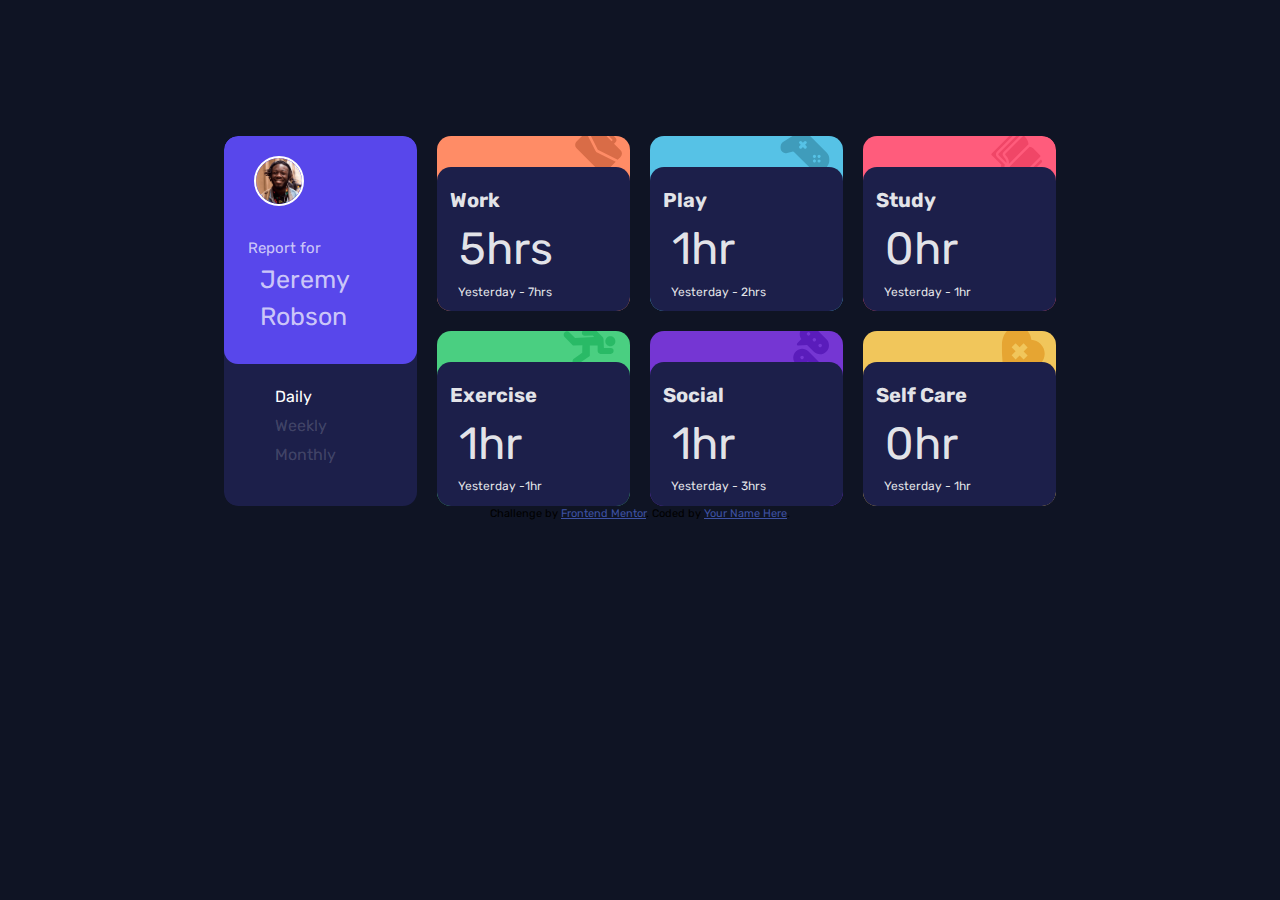
<file: time-tracking-dashboard-main/index.html>
<!DOCTYPE html>
<html lang="en">
  <head>
    <meta charset="UTF-8" />
    <meta name="viewport" content="width=device-width, initial-scale=1.0" />
    <!-- displays site properly based on user's device -->

    <link
      rel="icon"
      type="image/png"
      sizes="32x32"
      href="./images/favicon-32x32.png"
    />
    <link rel="stylesheet" type="text/css" href="style.css" />
    <title>Frontend Mentor | Time tracking dashboard</title>
    <link rel="preconnect" href="https://fonts.googleapis.com" />
    <link rel="preconnect" href="https://fonts.gstatic.com" crossorigin />
    <link
      href="https://fonts.googleapis.com/css2?family=Rubik:wght@300;400;500;600&display=swap"
      rel="stylesheet"
    />
    <script src="script.js" defer></script>
    <!-- Feel free to remove these styles or customise in your own stylesheet 👍 -->
    <style>
      .attribution {
        font-size: 11px;
        text-align: center;
      }
      .attribution a {
        color: hsl(228, 45%, 44%);
      }
    </style>
  </head>
  <body>
    <main class="dashboard">
      <section class="dashboard_profile">
        <div class="dashboard_profile_top">
          <img
            src="images\image-jeremy.png"
            alt="user-profile"
            class="dashboard_profile_img"
          />
          <div class="dashboard_profile_head1">Report for</div>
          <div class="dashboard_profile_head2">
            <span class="dashboard_profile_head2_span1"> Jeremy </span>
            <span class="dashboard_profile_head2_span2"> Robson </span>
          </div>
        </div>
        <div class="dashboard_links">
          <a
            href=""
            class="dashboard_profile_daily_link dashboard_profile_daily dashboard_profile_time active"
            data-time="daily"
            >Daily</a
          >

          <a
            href=""
            class="dashboard_profile_weekly_link dashboard_profile_weekly dashboard_profile_time"
            data-time="weekly"
            >Weekly</a
          >

          <a
            href=""
            class="dashboard_profile_monthly_link dashboard_profile_monthly dashboard_profile_time"
            data-time="monthly"
            >Monthly</a
          >
        </div>
      </section>
      <section class="dashboard_work">
        <svg
          width="79"
          height="79"
          xmlns="http://www.w3.org/2000/svg"
          class="dashboard_work_svg"
        >
          <path
            d="m18.687 10.43 15.464 30.906c.31.682.743 1.322 1.3 1.88.558.557 1.198.99 1.714 1.217L68.237 59.98 52.484 75.732a8.025 8.025 0 0 1-11.355 0L2.934 37.538a8.025 8.025 0 0 1 0-11.356L18.687 10.43Zm19.345-7.99 10.839 10.838 2.065-2.064a5.845 5.845 0 0 1 8.258 0l8.258 8.259a5.845 5.845 0 0 1 0 8.258l-2.064 2.064 10.839 10.84a8.025 8.025 0 0 1 0 11.355l-4.728 4.728L39.126 40.53a1.963 1.963 0 0 1-.578-.413 1.963 1.963 0 0 1-.413-.578L21.95 7.168l4.728-4.728a8.025 8.025 0 0 1 11.355 0Zm17.033 12.903-2.064 2.065 8.258 8.258 2.064-2.064-8.258-8.259Z"
            fill="#D96C47"
            fill-rule="nonzero"
          />
        </svg>
        <div class="dashboard_work_top top">
          <h1 class="dashboard_work_head">Work</h1>
          <div class="dashboard_work_para">5hrs</div>
          <div class="dashboard_work_sub">Yesterday - 7hrs</div>
        </div>
      </section>
      <section class="dashboard_play">
        <svg
          width="76"
          height="77"
          xmlns="http://www.w3.org/2000/svg"
          class="dashboard_play_svg"
        >
          <path
            d="m60.91 71.846 12.314-19.892c3.317-5.36 3.78-13.818-2.31-19.908l-26.36-26.36c-4.457-4.457-12.586-6.843-19.908-2.31L4.753 15.69c-5.4 3.343-6.275 10.854-1.779 15.35a7.773 7.773 0 0 0 7.346 2.035l7.783-1.945a3.947 3.947 0 0 1 3.731 1.033l22.602 22.602c.97.97 1.367 2.4 1.033 3.732l-1.945 7.782a7.775 7.775 0 0 0 2.037 7.349c4.49 4.49 12.003 3.624 15.349-1.782Zm-24.227-46.12-1.891-1.892-1.892 1.892a2.342 2.342 0 0 1-3.312-3.312l1.892-1.892-1.892-1.891a2.342 2.342 0 0 1 3.312-3.312l1.892 1.891 1.891-1.891a2.342 2.342 0 0 1 3.312 3.312l-1.891 1.891 1.891 1.892a2.342 2.342 0 0 1-3.312 3.312Zm14.19 14.19a2.343 2.343 0 1 1 3.315-3.312 2.343 2.343 0 0 1-3.314 3.312Zm0 7.096a2.343 2.343 0 0 1 3.313-3.312 2.343 2.343 0 0 1-3.312 3.312Zm7.096-7.095a2.343 2.343 0 1 1 3.312 0 2.343 2.343 0 0 1-3.312 0Zm0 7.095a2.343 2.343 0 0 1 3.312-3.312 2.343 2.343 0 0 1-3.312 3.312Z"
            fill="#3F9CBB"
            fill-rule="nonzero"
          />
        </svg>
        <div class="dashboard_play_top top">
          <h1 class="dashboard_play_head">Play</h1>
          <div class="dashboard_play_para">1hr</div>
          <div class="dashboard_play_sub">Yesterday - 2hrs</div>
        </div>
      </section>
      <section class="dashboard_study">
        <svg
          width="79"
          height="79"
          xmlns="http://www.w3.org/2000/svg"
          class="dashboard_study_svg"
        >
          <path
            d="M33.227 1.495a1.87 1.87 0 0 1 2.646 0l1.323 1.323-27.78 27.78c-2.189 2.189-2.1 5.837.088 8.026l12.132 12.132a5.624 5.624 0 0 0 1.096 6.388 5.624 5.624 0 0 0 6.389 1.097l12.132 12.132c2.188 2.188 5.837 2.276 8.025.088l27.78-27.78 1.323 1.322a1.87 1.87 0 0 1 0 2.646L46.632 78.4a1.87 1.87 0 0 1-2.645 0L29.12 63.531a5.624 5.624 0 0 1-6.389-1.097l-5.291-5.291a5.624 5.624 0 0 1-1.097-6.388L1.478 35.89a1.87 1.87 0 0 1 0-2.646ZM59.74 22.783c1.948.27 3.83 1.117 5.325 2.612l10.583 10.583a1.87 1.87 0 0 1 0 2.646L46.544 67.727a1.87 1.87 0 0 1-2.646 0L30.67 54.498a1.872 1.872 0 0 0-2.646 0ZM49.19 6.875a1.87 1.87 0 0 1 2.647 0c4.489 4.489 5.877 8.98 6.178 12.342L27.67 49.56c.349-1.527 1.181-7.463-4.938-13.582a1.87 1.87 0 0 1 0-2.646Zm-7.936-2.646a1.87 1.87 0 0 1 2.645 0l1.323 1.323-25.134 25.134a5.619 5.619 0 0 0 0 7.938c4.005 4.005 4.2 7.696 4.043 9.335L12.15 35.978a1.87 1.87 0 0 1 0-2.646Z"
            fill="#F04667"
            fill-rule="nonzero"
          />
        </svg>
        <div class="dashboard_study_top top">
          <h1 class="dashboard_study_head">Study</h1>
          <div class="dashboard_study_para">0hr</div>
          <div class="dashboard_study_sub">Yesterday - 1hr</div>
        </div>
      </section>
      <section class="dashboard_exercise">
        <svg
          width="81"
          height="55"
          xmlns="http://www.w3.org/2000/svg"
          class="dashboard_exercise_svg"
        >
          <path
            d="m33.357.579 16.447.426c.33.009.645.144.88.38l9.953 9.953a4.946 4.946 0 0 1 1.451 3.311l.514 12.87c.02.503.433.895.937.894l9.595-.05a4.438 4.438 0 0 1 4.437 4.43v.26c0 1.164-.453 2.259-1.277 3.082a4.334 4.334 0 0 1-3.083 1.277h-15.77c-2.347 0-4.393-2.045-4.393-4.393l-.001-8.405-12.05-.009.01 15.17c.001.426-.21.826-.56 1.067l-18.098 12.41c-1.363.849-2.958 1.033-4.426.537a5.147 5.147 0 0 1-1.994-1.237 5.247 5.247 0 0 1-1.193-1.85c-.875-2.293.074-4.934 2.256-6.277l12.303-8.973.252-11.28-13.556.442a1.291 1.291 0 0 1-.957-.377L2.237 11.439c-1-.999-1.55-2.38-1.513-3.792a5.124 5.124 0 0 1 1.714-3.71c2.042-1.84 5.234-1.688 7.267.345l8.576 8.576 29.444-1.635-2.133-2.133-12.263.347a4.434 4.434 0 0 1-3.294-1.28l-.016-.015a4.409 4.409 0 0 1-1.294-3.307c.08-2.347 2.16-4.255 4.632-4.256Zm33.78 11.774c3.025-3.025 7.945-3.025 10.97 0 3.024 3.025 3.024 7.944 0 10.97-3.025 3.024-7.945 3.024-10.97 0-3.024-3.026-3.025-7.945 0-10.97Z"
            fill="#29BA66"
            fill-rule="nonzero"
          />
        </svg>
        <div class="dashboard_exercise_top top">
          <h1 class="dashboard_exercise_head">Exercise</h1>
          <div class="dashboard_exercise_para">1hr</div>
          <div class="dashboard_exercise_sub">Yesterday -1hr</div>
        </div>
      </section>
      <section class="dashboard_social">
        <svg
          width="75"
          height="100"
          xmlns="http://www.w3.org/2000/svg"
          class="dashboard_social_svg"
        >
          <g fill="#5A1CBB" fill-rule="nonzero">
            <path
              d="M45.834 46.627c4.78 4.78 13.1 5.754 19.257-.403 5.2-5.199 5.198-13.657 0-18.855L47.151 9.428C42.335 4.614 34.02 3.7 27.892 9.83c-4.701 4.7-5.151 12.066-1.352 17.277l-6.265 6.265c-1.339 1.339-.317 3.644 1.585 3.533l13.474-.777 10.499 10.499Zm11.404-11.483a2.567 2.567 0 1 1-3.629 3.631 2.567 2.567 0 0 1 3.63-3.631ZM35.745 20.909a2.567 2.567 0 1 1 3.63-3.629 2.567 2.567 0 0 1-3.63 3.63Zm12.562 5.303a2.567 2.567 0 1 1-3.63 3.63 2.567 2.567 0 0 1 3.63-3.63ZM55.16 63.698 37.219 45.756c-5.198-5.197-13.658-5.197-18.857.001-6.072 6.073-5.26 14.4-.402 19.258l10.499 10.5-.777 13.473c-.11 1.886 2.186 2.931 3.533 1.584l6.265-6.265c5.212 3.8 12.577 3.349 17.277-1.352 6.06-6.059 5.274-14.386.403-19.257ZM25.813 57.24a2.567 2.567 0 1 1 3.63-3.631 2.567 2.567 0 0 1-3.63 3.63Zm8.932 8.931a2.567 2.567 0 1 1 3.63-3.629 2.567 2.567 0 0 1-3.63 3.63Zm8.932 8.933a2.567 2.567 0 1 1 3.63-3.631 2.567 2.567 0 0 1-3.63 3.63Z"
            />
          </g>
        </svg>
        <div class="dashboard_social_top top">
          <h1 class="dashboard_social_head">Social</h1>
          <div class="dashboard_social_para">1hr</div>
          <div class="dashboard_social_sub">Yesterday - 3hrs</div>
        </div>
      </section>
      <section class="dashboard_self">
        <svg
          width="67"
          height="67"
          xmlns="http://www.w3.org/2000/svg"
          class="dashboard_self_svg"
        >
          <path
            d="M.918 50.848c.114 1.723.232 3.5.346 5.336l.003.038.448 6.038c.06.81.412 1.536.951 2.075.54.54 1.266.892 2.075.952l6.038.447.038.003c12.086.755 21.237 1.231 28.95.484 9.007-.873 15.369-3.445 20.02-8.096 8.413-8.413 8.398-21.609-.034-30.041-3.79-3.79-8.959-6.11-14.31-6.526-.415-5.352-2.736-10.52-6.526-14.31C30.484-1.185 17.288-1.2 8.875 7.214-1.295 17.384-.415 30.697.918 50.848ZM21.36 27.122l6.172 6.173 6.16-6.159 6.172 6.173-6.16 6.158 6.173 6.173-6.158 6.158-6.173-6.172-6.158 6.158-6.173-6.172 6.159-6.159-6.173-6.172 6.16-6.159Z"
            fill="#E6A532"
            fill-rule="nonzero"
          />
        </svg>
        <div class="dashboard_self_top top">
          <h1 class="dashboard_self_head">Self Care</h1>
          <div class="dashboard_self_para">0hr</div>
          <div class="dashboard_self_sub">Yesterday - 1hr</div>
        </div>
      </section>
    </main>
    <div class="attribution">
      Challenge by
      <a href="https://www.frontendmentor.io?ref=challenge" target="_blank"
        >Frontend Mentor</a
      >. Coded by <a href="#">Your Name Here</a>.
    </div>
  </body>
</html>
</file>
<file: time-tracking-dashboard-main/style.css>
*,
*::after,
*::before {
  margin: 0;
  padding: 0;
  -webkit-box-sizing: border-box;
          box-sizing: border-box;
}

html:focus-within {
  scroll-behavior: smooth;
}

body {
  line-height: 1.5;
  text-rendering: optimizeSpeed;
  font-size: 62.5%;
  font-family: "Rubik", sans-serif;
  background-color: #0f1424;
}

.dashboard_work, .dashboard_play, .dashboard_study, .dashboard_exercise, .dashboard_social, .dashboard_self {
  background-color: yellowgreen;
  position: relative;
  overflow: hidden;
  border-radius: 14px;
}

.dashboard_work_para, .dashboard_play_para, .dashboard_study_para, .dashboard_exercise_para, .dashboard_social_para, .dashboard_self_para {
  font-size: 45px;
  margin-left: 9px;
}

.dashboard_work_sub, .dashboard_play_sub, .dashboard_study_sub, .dashboard_exercise_sub, .dashboard_social_sub, .dashboard_self_sub {
  font-size: 12px;
  margin-left: 8px;
}

.dashboard {
  background-color: transparent;
  width: 52rem;
  height: 23.1rem;
  margin: 136px auto 0 auto;
  display: -ms-grid;
  display: grid;
  -ms-grid-columns: (1fr)[4];
      grid-template-columns: repeat(4, 1fr);
  -ms-grid-rows: (1fr)[2];
      grid-template-rows: repeat(2, 1fr);
  grid-column-gap: 20px;
  grid-row-gap: 20px;
  border-radius: 14px;
  overflow: hidden;
}

.dashboard_profile {
  -ms-grid-row: 1;
  -ms-grid-row-span: 2;
  grid-row: 1/3;
  background-color: #1c1f4a;
  color: #ffffffb5;
  border-radius: 14px;
  overflow: hidden;
}

.dashboard_profile_top {
  background-color: #5847eb;
  padding-bottom: 28px;
  border-radius: 14px;
}

.dashboard_profile_img {
  width: 50px;
  height: 50px;
  margin: 20px 0 0 30px;
  border: 2px solid white;
  border-radius: 50%;
}

.dashboard_profile_head1 {
  width: 47%;
  text-align: center;
  margin: 26px 0 0 15px;
  font-size: 15px;
}

.dashboard_profile_head2 {
  margin-top: 1px;
  font-size: 25px;
  display: -webkit-box;
  display: -ms-flexbox;
  display: flex;
  -webkit-box-orient: vertical;
  -webkit-box-direction: normal;
      -ms-flex-direction: column;
          flex-direction: column;
  /* align-items: center; */
  margin-left: 36px;
}

.dashboard_profile_daily {
  margin-top: 21px;
}

.dashboard_profile_daily_link:link, .dashboard_profile_daily_link:visited {
  color: #ffffff2e;
  text-decoration: none;
  display: block;
}

.dashboard_profile_weekly_link:link, .dashboard_profile_weekly_link:visited {
  color: #ffffff2e;
  text-decoration: none;
  display: block;
}

.dashboard_profile_monthly_link:link, .dashboard_profile_monthly_link:visited {
  color: #ffffff2e;
  text-decoration: none;
  display: block;
}

.dashboard_profile_time {
  font-size: 16px;
  margin-left: 51px;
  margin-bottom: 5px;
}

.dashboard_work {
  background-color: #ff8c66;
}

.dashboard_work_svg {
  -webkit-transform: scale(0.6);
          transform: scale(0.6);
  position: absolute;
  top: -26px;
  right: -8px;
}

.dashboard_play {
  background-color: #56c2e6;
}

.dashboard_play_svg {
  position: absolute;
  -webkit-transform: scale(0.65);
          transform: scale(0.65);
  top: -18px;
  right: 0;
}

.dashboard_study {
  background-color: #ff5c7c;
}

.dashboard_study_svg {
  position: absolute;
  -webkit-transform: scale(0.65);
          transform: scale(0.65);
  top: -18px;
  right: 0;
}

.dashboard_exercise {
  background-color: #4acf81;
}

.dashboard_exercise_svg {
  position: absolute;
  -webkit-transform: scale(0.65);
          transform: scale(0.65);
  top: -11px;
  right: 0;
}

.dashboard_social {
  background-color: #7536d3;
}

.dashboard_social_svg {
  position: absolute;
  -webkit-transform: scale(0.65);
          transform: scale(0.65);
  top: -27px;
  right: -3px;
}

.dashboard_self {
  background-color: #f1c65b;
}

.dashboard_self_svg {
  position: absolute;
  -webkit-transform: scale(0.65);
          transform: scale(0.65);
  top: -17px;
  right: -1px;
}

.top {
  background-color: #1c1f4a;
  height: 83%;
  margin-top: 31px;
  padding: 18px 0 0 13px;
  z-index: 5;
  position: relative;
  color: #ffffffe0;
  border-radius: 14px;
}

.active:link,
.active:visited {
  color: #ffffff;
}

@media (max-width: 938px) {
  .dashboard {
    width: 47rem;
  }
}

@media (max-width: 842px) {
  .dashboard {
    width: 40rem;
  }
  .dashboard_profile_head1 {
    width: 52%;
  }
  .dashboard_links {
    margin: 24px 0 0 -8px;
  }
  .dashboard_profile_head2 {
    margin-left: 28px;
  }
}

@media (max-width: 740px) {
  .dashboard {
    width: 34rem;
    overflow: visible;
  }
  .dashboard_profile_head1 {
    width: 62%;
  }
  section.dashboard_profile {
    width: 120%;
    margin-left: -15px;
  }
  .dashboard_work_para,
  .dashboard_play_para,
  .dashboard_study_para,
  .dashboard_exercise_para,
  .dashboard_social_para,
  .dashboard_self_para {
    font-size: 35px;
    margin-left: 9px;
  }
  .dashboard_work_sub,
  .dashboard_play_sub,
  .dashboard_study_sub,
  .dashboard_exercise_sub,
  .dashboard_social_sub,
  .dashboard_self_sub {
    font-size: 12px;
    margin-left: 4px;
  }
}

@media (max-width: 630px) {
  .dashboard {
    width: 30rem;
    overflow: visible;
  }
  .dashboard_profile_head2 {
    font-size: 21px;
    margin-top: 6px;
  }
  .dashboard_links {
    margin: 24px 0 0 -16px;
  }
  .dashboard_work_para,
  .dashboard_play_para,
  .dashboard_study_para,
  .dashboard_exercise_para,
  .dashboard_social_para,
  .dashboard_self_para {
    font-size: 30px;
    margin-left: 9px;
    margin-top: 11px;
  }
  .dashboard_work_sub,
  .dashboard_play_sub,
  .dashboard_study_sub,
  .dashboard_exercise_sub,
  .dashboard_social_sub,
  .dashboard_self_sub {
    font-size: 12px;
    margin-left: -4px;
    width: 120%;
    margin-top: 9px;
  }
}

@media (max-width: 570px) {
  main.dashboard {
    -ms-grid-rows: (1fr)[8];
        grid-template-rows: repeat(8, 1fr);
    -ms-grid-columns: 1fr;
        grid-template-columns: 1fr;
    height: auto;
    width: 20rem;
  }
  .dashboard_work,
  .dashboard_play,
  .dashboard_study,
  .dashboard_exercise,
  .dashboard_social,
  .dashboard_self {
    height: 100%;
  }
  .dashboard_play {
    -webkit-transform: translateY(-3px);
            transform: translateY(-3px);
  }
  .dashboard_study {
    -webkit-transform: translateY(-5px);
            transform: translateY(-5px);
  }
  .dashboard_exercise {
    -webkit-transform: translateY(-9px);
            transform: translateY(-9px);
  }
  .dashboard_social {
    -webkit-transform: translateY(-9px);
            transform: translateY(-9px);
  }
  .dashboard_self {
    -webkit-transform: translateY(-9px);
            transform: translateY(-9px);
  }
  section.dashboard_profile {
    width: 100%;
    margin-left: 0;
  }
  .dashboard_profile_head2 {
    margin-top: 1px;
    font-size: 25px;
    -webkit-box-orient: horizontal;
    -webkit-box-direction: normal;
        -ms-flex-direction: row;
            flex-direction: row;
    gap: 10px;
  }
  .dashboard_work_sub,
  .dashboard_play_sub,
  .dashboard_study_sub,
  .dashboard_exercise_sub,
  .dashboard_social_sub,
  .dashboard_self_sub {
    font-size: 12px;
    margin-left: 194px;
    width: 120%;
    /* margin-top: 9px; */
    -webkit-transform: translateY(-32px);
            transform: translateY(-32px);
  }
  .dashboard_profile_time {
    font-size: 18px;
  }
}

@media (max-width: 410px) {
  main.dashboard {
    width: 17rem;
  }
  .dashboard_work_sub,
  .dashboard_play_sub,
  .dashboard_study_sub,
  .dashboard_exercise_sub,
  .dashboard_social_sub,
  .dashboard_self_sub {
    margin-left: 149px;
    /* margin-top: 9px; */
    -webkit-transform: translateY(-40px);
            transform: translateY(-40px);
  }
}

@media (max-width: 330px) {
  main.dashboard {
    width: 15rem;
  }
  .dashboard_work_sub,
  .dashboard_play_sub,
  .dashboard_study_sub,
  .dashboard_exercise_sub,
  .dashboard_social_sub,
  .dashboard_self_sub {
    margin-left: 121px;
    -webkit-transform: translateY(-40px);
    transform: translateY(-40px);
  }
}

@media (max-width: 265px) {
  main.dashboard {
    width: 12rem;
  }
  .dashboard_profile_head2 {
    font-size: 20px;
    margin-left: 22px;
  }
  .dashboard_profile_head1 {
    font-size: 12px;
  }
  .dashboard_work_sub,
  .dashboard_play_sub,
  .dashboard_study_sub,
  .dashboard_exercise_sub,
  .dashboard_social_sub,
  .dashboard_self_sub {
    margin-left: 92px;
    -webkit-transform: translateY(-38px);
            transform: translateY(-38px);
    font-size: 10px;
  }
}
/*# sourceMappingURL=style.css.map */
</file>
